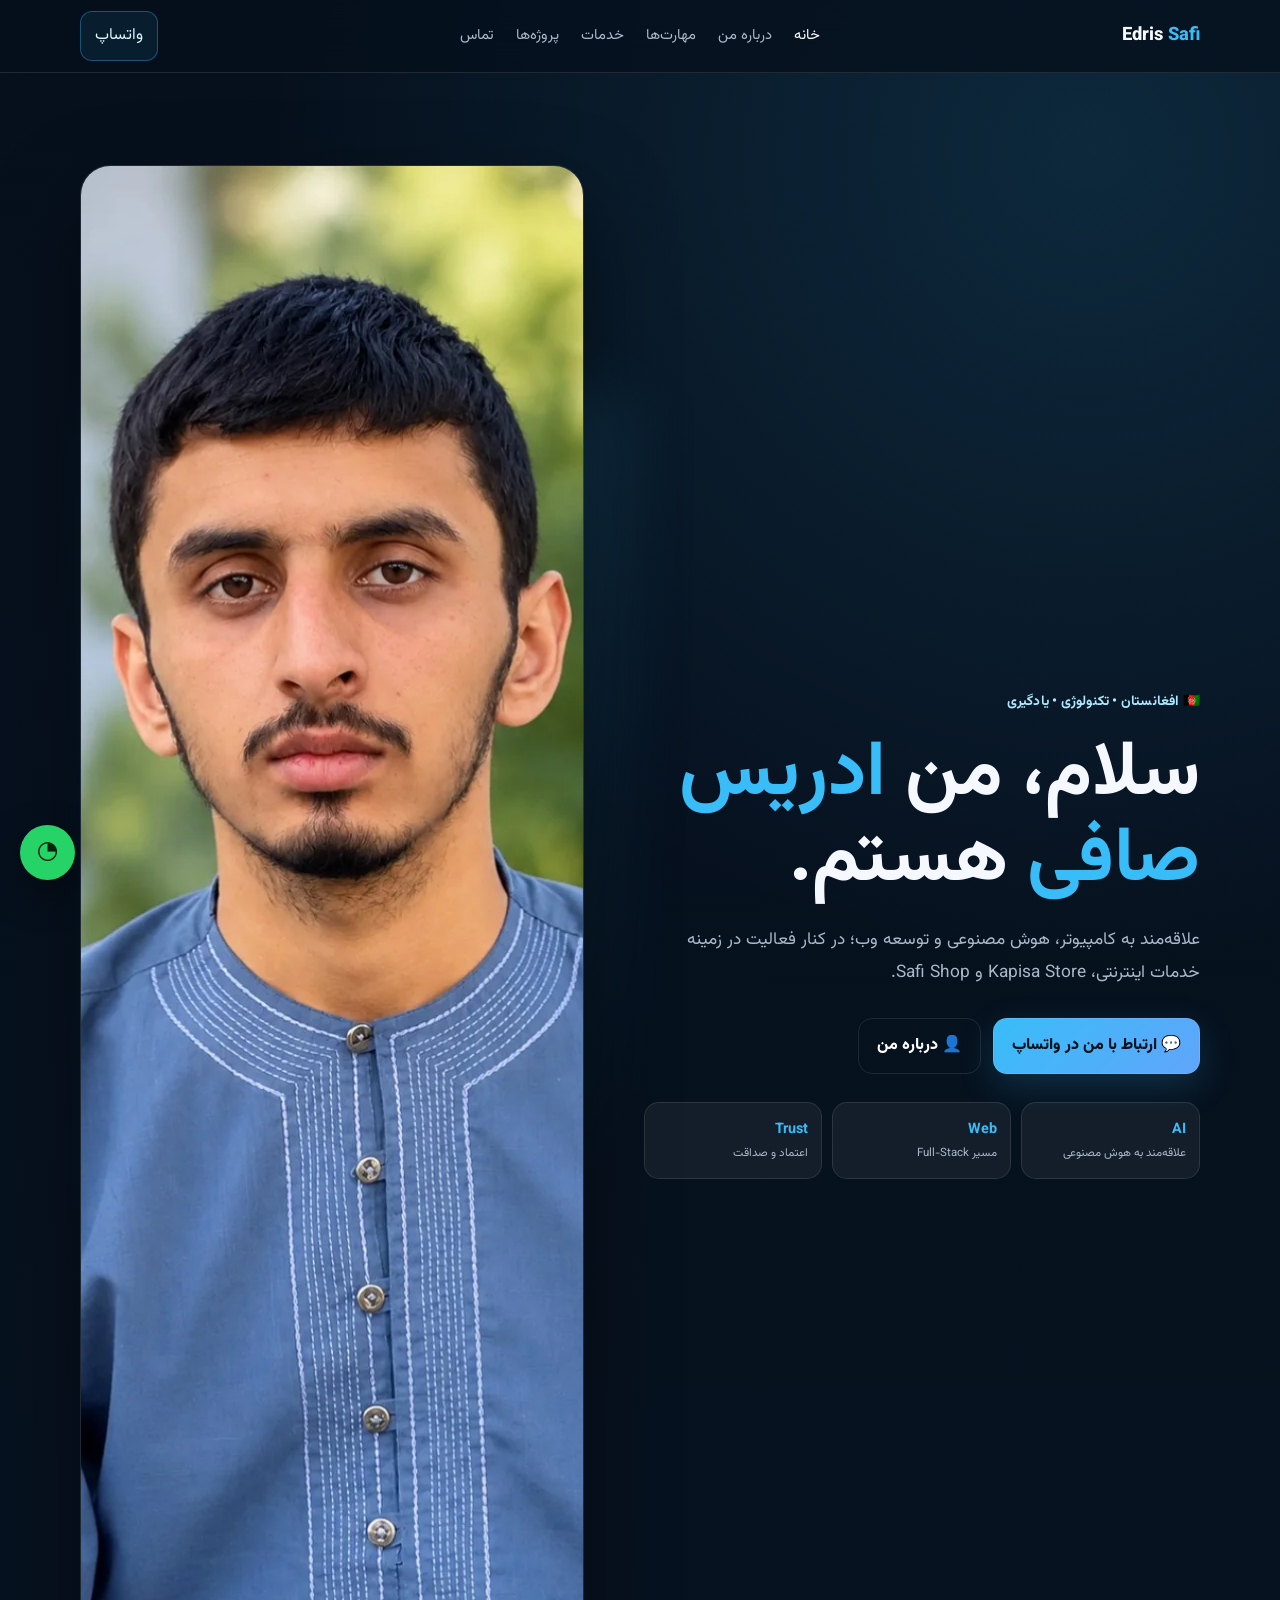
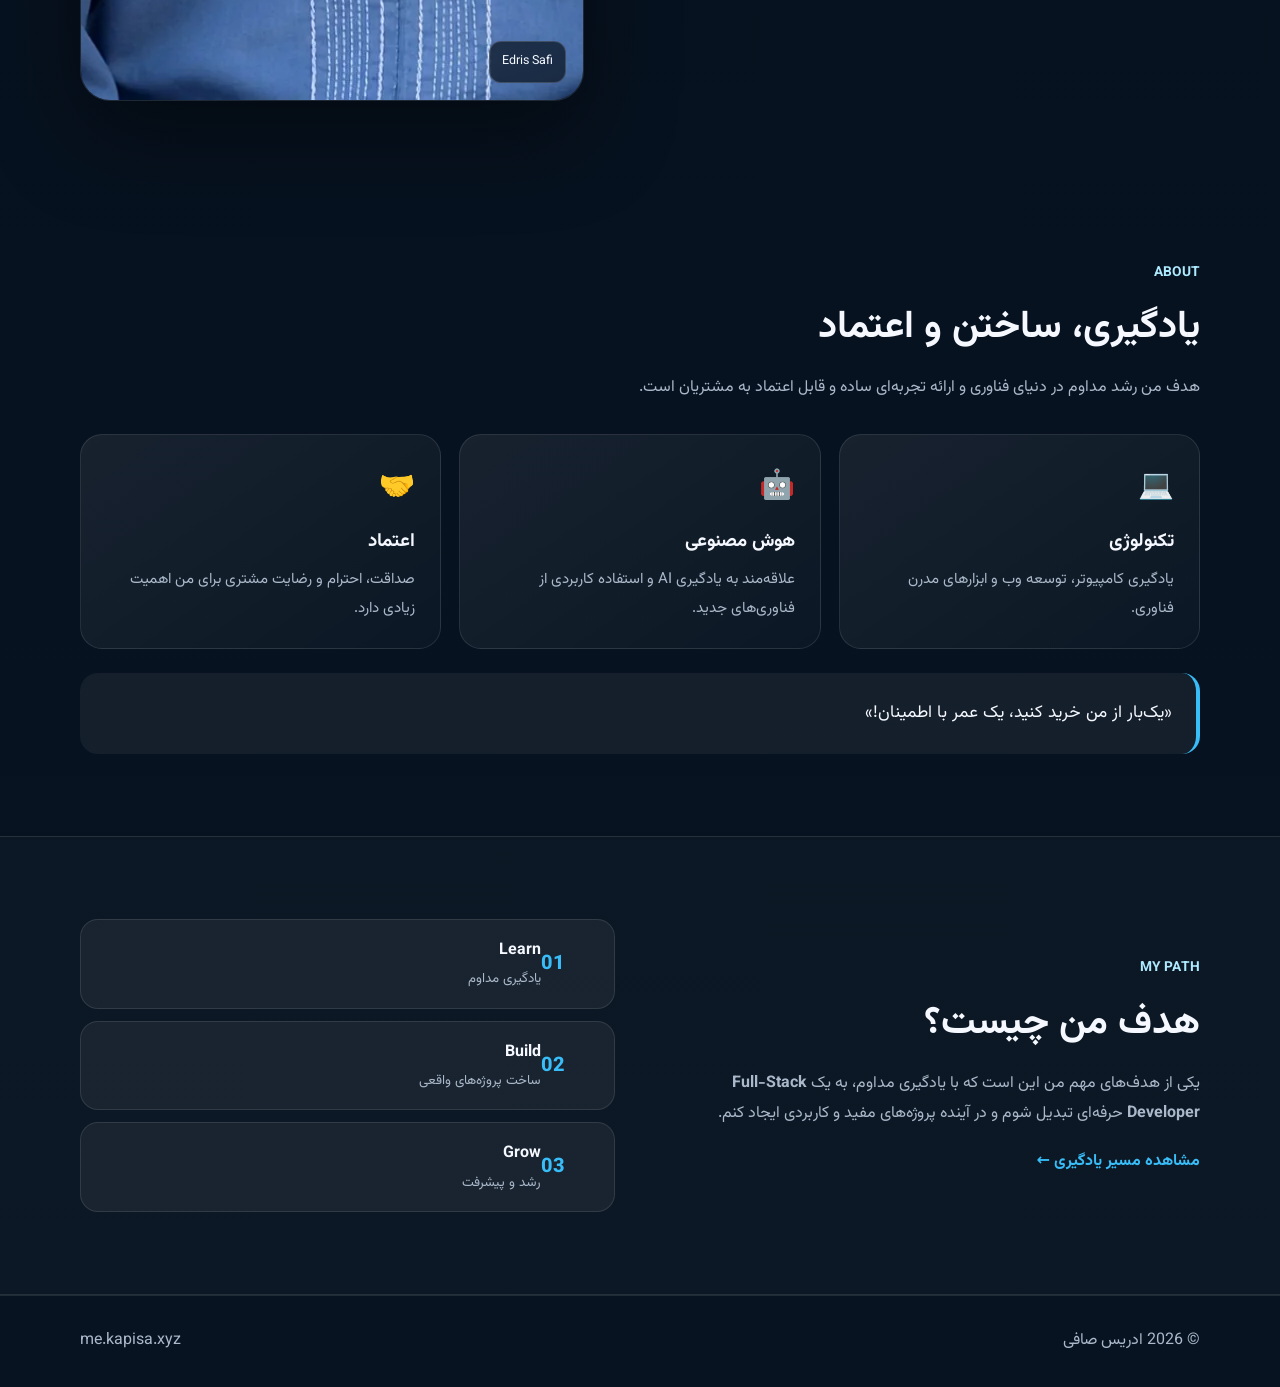
<file: index.html>
<!doctype html>
<html lang="fa" dir="rtl">
<head>
  <meta charset="utf-8">
  <meta name="viewport" content="width=device-width, initial-scale=1">
  <title>ادریس صافی</title>
  <meta name="description" content="وب‌سایت شخصی ادریس صافی؛ علاقه‌مند به کامپیوتر، هوش مصنوعی، توسعه وب و خدمات اینترنتی.">
  <meta name="author" content="ادریس صافی">
  <link rel="canonical" href="https://me.kapisa.xyz/">
  <meta property="og:title" content="ادریس صافی | Edris Safi">
  <meta property="og:description" content="تکنولوژی، کامپیوتر، AI، توسعه وب و خدمات اینترنتی.">
  <meta property="og:type" content="website">
  <meta property="og:url" content="https://me.kapisa.xyz/">
  <link rel="stylesheet" href="/css/style.css">
</head>
<body>
<header class="site-header">
  <div class="container nav">
    <a class="logo" href="/">Edris <span>Safi</span></a>
    <button class="menu-btn" aria-label="باز کردن منو" aria-expanded="false">☰</button>
    <nav class="nav-links" aria-label="منوی اصلی">
      <a class="active" href="/">خانه</a>
      <a href="/about.html">درباره من</a>
      <a href="/skills.html">مهارت‌ها</a>
      <a href="/services.html">خدمات</a>
      <a href="/projects.html">پروژه‌ها</a>
      <a href="/contact.html">تماس</a>
    </nav>
    <a class="nav-whatsapp" href="https://wa.me/93796345081" target="_blank" rel="noopener">واتساپ</a>
  </div>
</header>

<main>
<section class="hero">
  <div class="container hero-grid">
    <div class="hero-content reveal">
      <span class="eyebrow">🇦🇫 افغانستان • تکنولوژی • یادگیری</span>
      <h1>سلام، من <span>ادریس صافی</span> هستم.</h1>
      <p class="hero-text">علاقه‌مند به کامپیوتر، هوش مصنوعی و توسعه وب؛ در کنار فعالیت در زمینه خدمات اینترنتی، Kapisa Store و Safi Shop.</p>
      <div class="actions">
        <a class="btn primary" href="https://wa.me/93796345081" target="_blank" rel="noopener">💬 ارتباط با من در واتساپ</a>
        <a class="btn ghost" href="/about.html">👤 درباره من</a>
      </div>
      <div class="mini-stats">
        <div><strong>AI</strong><span>علاقه‌مند به هوش مصنوعی</span></div>
        <div><strong>Web</strong><span>مسیر Full-Stack</span></div>
        <div><strong>Trust</strong><span>اعتماد و صداقت</span></div>
      </div>
    </div>
    <div class="hero-photo reveal">
      <div class="glow"></div>
      <img src="/images/edris-safi-1.webp" alt="ادریس صافی" width="1152" height="1536">
      <div class="photo-badge">Edris Safi</div>
    </div>
  </div>
</section>

<section class="section" id="intro">
  <div class="container">
    <div class="section-head">
      <span class="eyebrow">ABOUT</span>
      <h2>یادگیری، ساختن و اعتماد</h2>
      <p>هدف من رشد مداوم در دنیای فناوری و ارائه تجربه‌ای ساده و قابل اعتماد به مشتریان است.</p>
    </div>
    <div class="cards three">
      <article class="card"><div class="icon">💻</div><h3>تکنولوژی</h3><p>یادگیری کامپیوتر، توسعه وب و ابزارهای مدرن فناوری.</p></article>
      <article class="card"><div class="icon">🤖</div><h3>هوش مصنوعی</h3><p>علاقه‌مند به یادگیری AI و استفاده کاربردی از فناوری‌های جدید.</p></article>
      <article class="card"><div class="icon">🤝</div><h3>اعتماد</h3><p>صداقت، احترام و رضایت مشتری برای من اهمیت زیادی دارد.</p></article>
    </div>
    <div class="quote">«یک‌بار از من خرید کنید، یک عمر با اطمینان!»</div>
  </div>
</section>

<section class="section dark-section">
  <div class="container split">
    <div>
      <span class="eyebrow">MY PATH</span>
      <h2>هدف من چیست؟</h2>
      <p class="section-text">یکی از هدف‌های مهم من این است که با یادگیری مداوم، به یک <strong>Full-Stack Developer</strong> حرفه‌ای تبدیل شوم و در آینده پروژه‌های مفید و کاربردی ایجاد کنم.</p>
      <a class="text-link" href="/skills.html">مشاهده مسیر یادگیری ←</a>
    </div>
    <div class="path-box">
      <div><span>01</span><b>Learn</b><small>یادگیری مداوم</small></div>
      <div><span>02</span><b>Build</b><small>ساخت پروژه‌های واقعی</small></div>
      <div><span>03</span><b>Grow</b><small>رشد و پیشرفت</small></div>
    </div>
  </div>
</section>
</main>

<footer><div class="container footer-inner"><span>© 2026 ادریس صافی</span><span>me.kapisa.xyz</span></div></footer>
<a class="floating-wa" href="https://wa.me/93796345081" target="_blank" rel="noopener" aria-label="ارتباط در واتساپ">◔</a>
<script src="/js/script.js" defer></script>
</body>
</html>
</file>
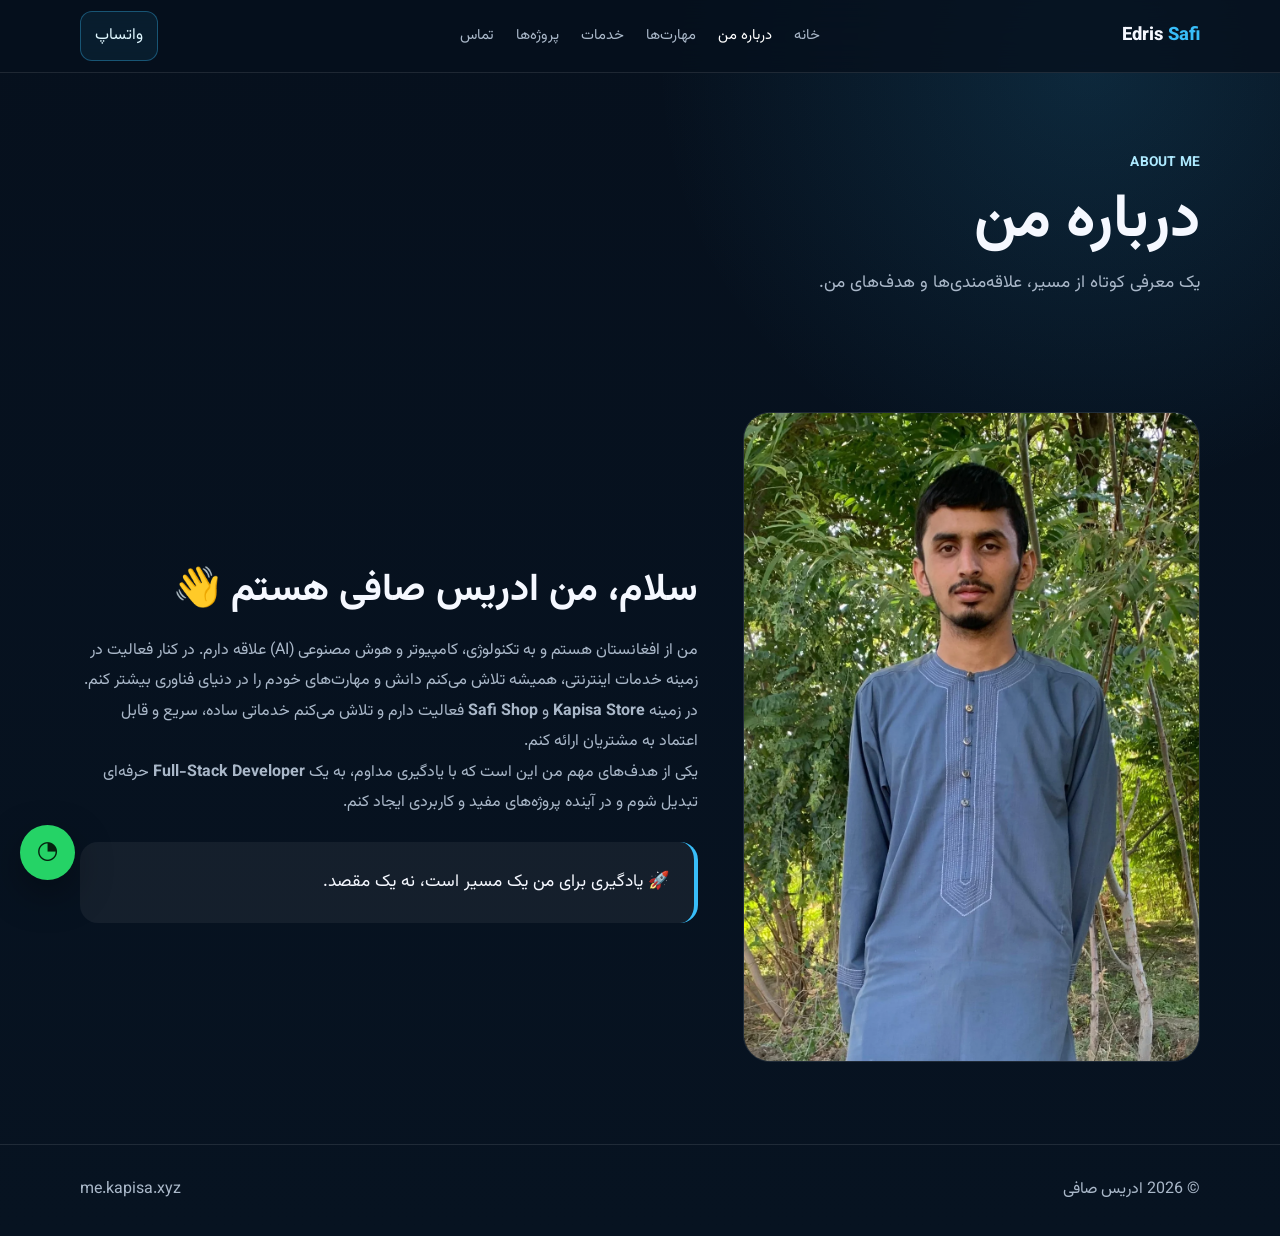
<file: about.html>
<!doctype html><html lang="fa" dir="rtl"><head><meta charset="utf-8"><meta name="viewport" content="width=device-width,initial-scale=1"><title>درباره ادریس صافی</title><meta name="description" content="بیوگرافی ادریس صافی؛ علاقه‌مند به تکنولوژی، کامپیوتر، AI و توسعه وب."><link rel="canonical" href="https://me.kapisa.xyz/about.html"><link rel="stylesheet" href="/css/style.css"></head><body>
<header class="site-header"><div class="container nav"><a class="logo" href="/">Edris <span>Safi</span></a><button class="menu-btn" aria-label="منو" aria-expanded="false">☰</button><nav class="nav-links"><a href="/">خانه</a><a class="active" href="/about.html">درباره من</a><a href="/skills.html">مهارت‌ها</a><a href="/services.html">خدمات</a><a href="/projects.html">پروژه‌ها</a><a href="/contact.html">تماس</a></nav><a class="nav-whatsapp" href="https://wa.me/93796345081" target="_blank" rel="noopener">واتساپ</a></div></header>
<main><section class="page-hero"><div class="container"><span class="eyebrow">ABOUT ME</span><h1>درباره من</h1><p class="hero-text">یک معرفی کوتاه از مسیر، علاقه‌مندی‌ها و هدف‌های من.</p></div></section>
<section class="section"><div class="container about-grid"><img src="/images/edris-safi-2.webp" alt="ادریس صافی" width="800" height="650"><div><h2>سلام، من ادریس صافی هستم 👋</h2><p class="section-text">من از افغانستان هستم و به تکنولوژی، کامپیوتر و هوش مصنوعی (AI) علاقه دارم. در کنار فعالیت در زمینه خدمات اینترنتی، همیشه تلاش می‌کنم دانش و مهارت‌های خودم را در دنیای فناوری بیشتر کنم.</p><p class="section-text">در زمینه <strong>Kapisa Store</strong> و <strong>Safi Shop</strong> فعالیت دارم و تلاش می‌کنم خدماتی ساده، سریع و قابل اعتماد به مشتریان ارائه کنم.</p><p class="section-text">یکی از هدف‌های مهم من این است که با یادگیری مداوم، به یک <strong>Full-Stack Developer</strong> حرفه‌ای تبدیل شوم و در آینده پروژه‌های مفید و کاربردی ایجاد کنم.</p><div class="quote">🚀 یادگیری برای من یک مسیر است، نه یک مقصد.</div></div></div></section></main>
<footer><div class="container footer-inner"><span>© 2026 ادریس صافی</span><span>me.kapisa.xyz</span></div></footer><a class="floating-wa" href="https://wa.me/93796345081" target="_blank" rel="noopener">◔</a><script src="/js/script.js" defer></script></body></html>
</file>
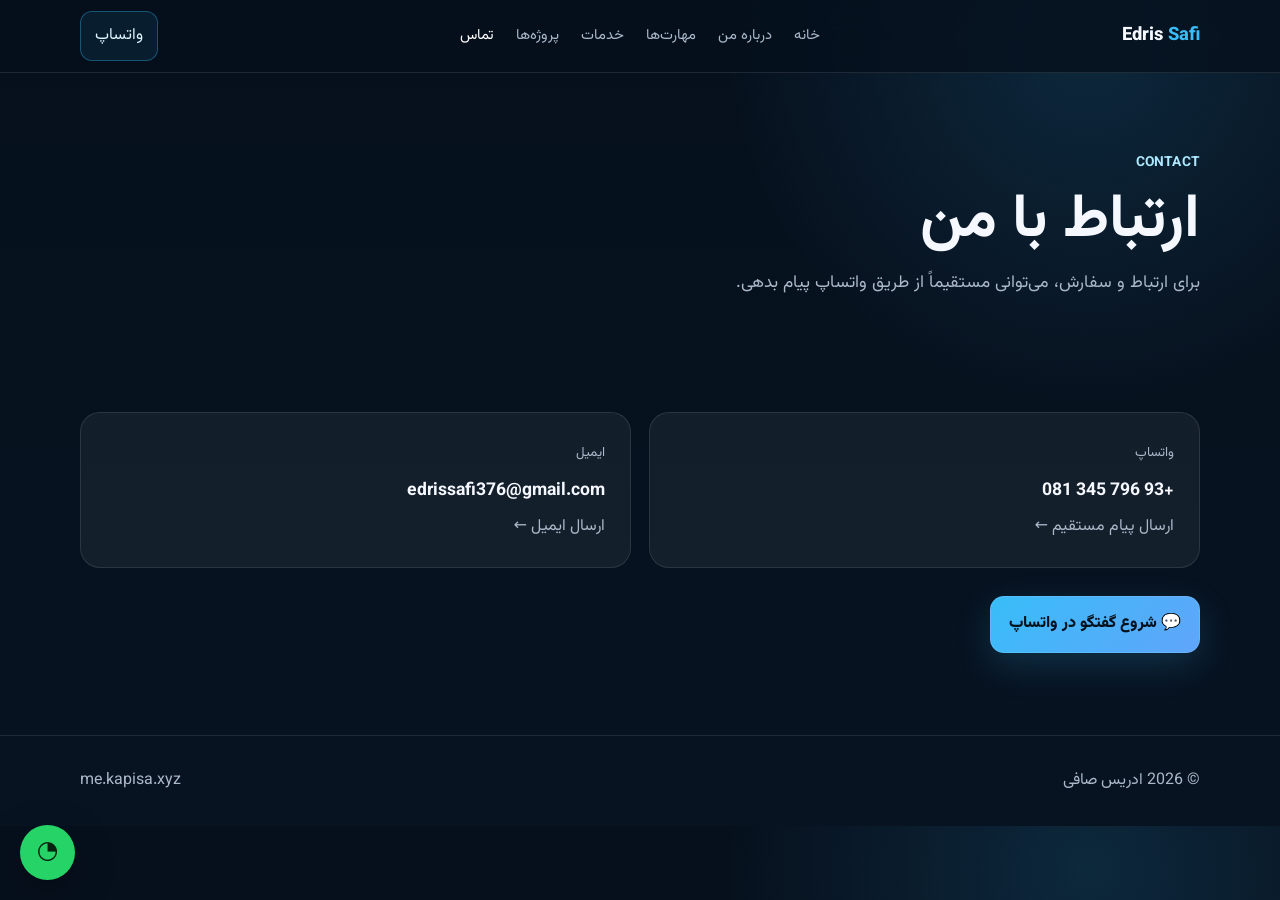
<file: contact.html>
<!doctype html><html lang="fa" dir="rtl"><head><meta charset="utf-8"><meta name="viewport" content="width=device-width,initial-scale=1"><title>تماس با ادریس صافی</title><meta name="description" content="ارتباط با ادریس صافی از طریق واتساپ و ایمیل."><link rel="canonical" href="https://me.kapisa.xyz/contact.html"><link rel="stylesheet" href="/css/style.css"></head><body>
<header class="site-header"><div class="container nav"><a class="logo" href="/">Edris <span>Safi</span></a><button class="menu-btn" aria-label="منو" aria-expanded="false">☰</button><nav class="nav-links"><a href="/">خانه</a><a href="/about.html">درباره من</a><a href="/skills.html">مهارت‌ها</a><a href="/services.html">خدمات</a><a href="/projects.html">پروژه‌ها</a><a class="active" href="/contact.html">تماس</a></nav><a class="nav-whatsapp" href="https://wa.me/93796345081" target="_blank" rel="noopener">واتساپ</a></div></header>
<main><section class="page-hero"><div class="container"><span class="eyebrow">CONTACT</span><h1>ارتباط با من</h1><p class="hero-text">برای ارتباط و سفارش، می‌توانی مستقیماً از طریق واتساپ پیام بدهی.</p></div></section><section class="section"><div class="container"><div class="contact-grid"><a class="contact-item" href="https://wa.me/93796345081" target="_blank" rel="noopener"><small>واتساپ</small><strong>+93 796 345 081</strong><span>ارسال پیام مستقیم ←</span></a><a class="contact-item" href="mailto:edrissafi376@gmail.com"><small>ایمیل</small><strong>edrissafi376@gmail.com</strong><span>ارسال ایمیل ←</span></a></div><div class="actions"><a class="btn primary" href="https://wa.me/93796345081" target="_blank" rel="noopener">💬 شروع گفتگو در واتساپ</a></div></div></section></main><footer><div class="container footer-inner"><span>© 2026 ادریس صافی</span><span>me.kapisa.xyz</span></div></footer><a class="floating-wa" href="https://wa.me/93796345081" target="_blank" rel="noopener">◔</a><script src="/js/script.js" defer></script></body></html>
</file>
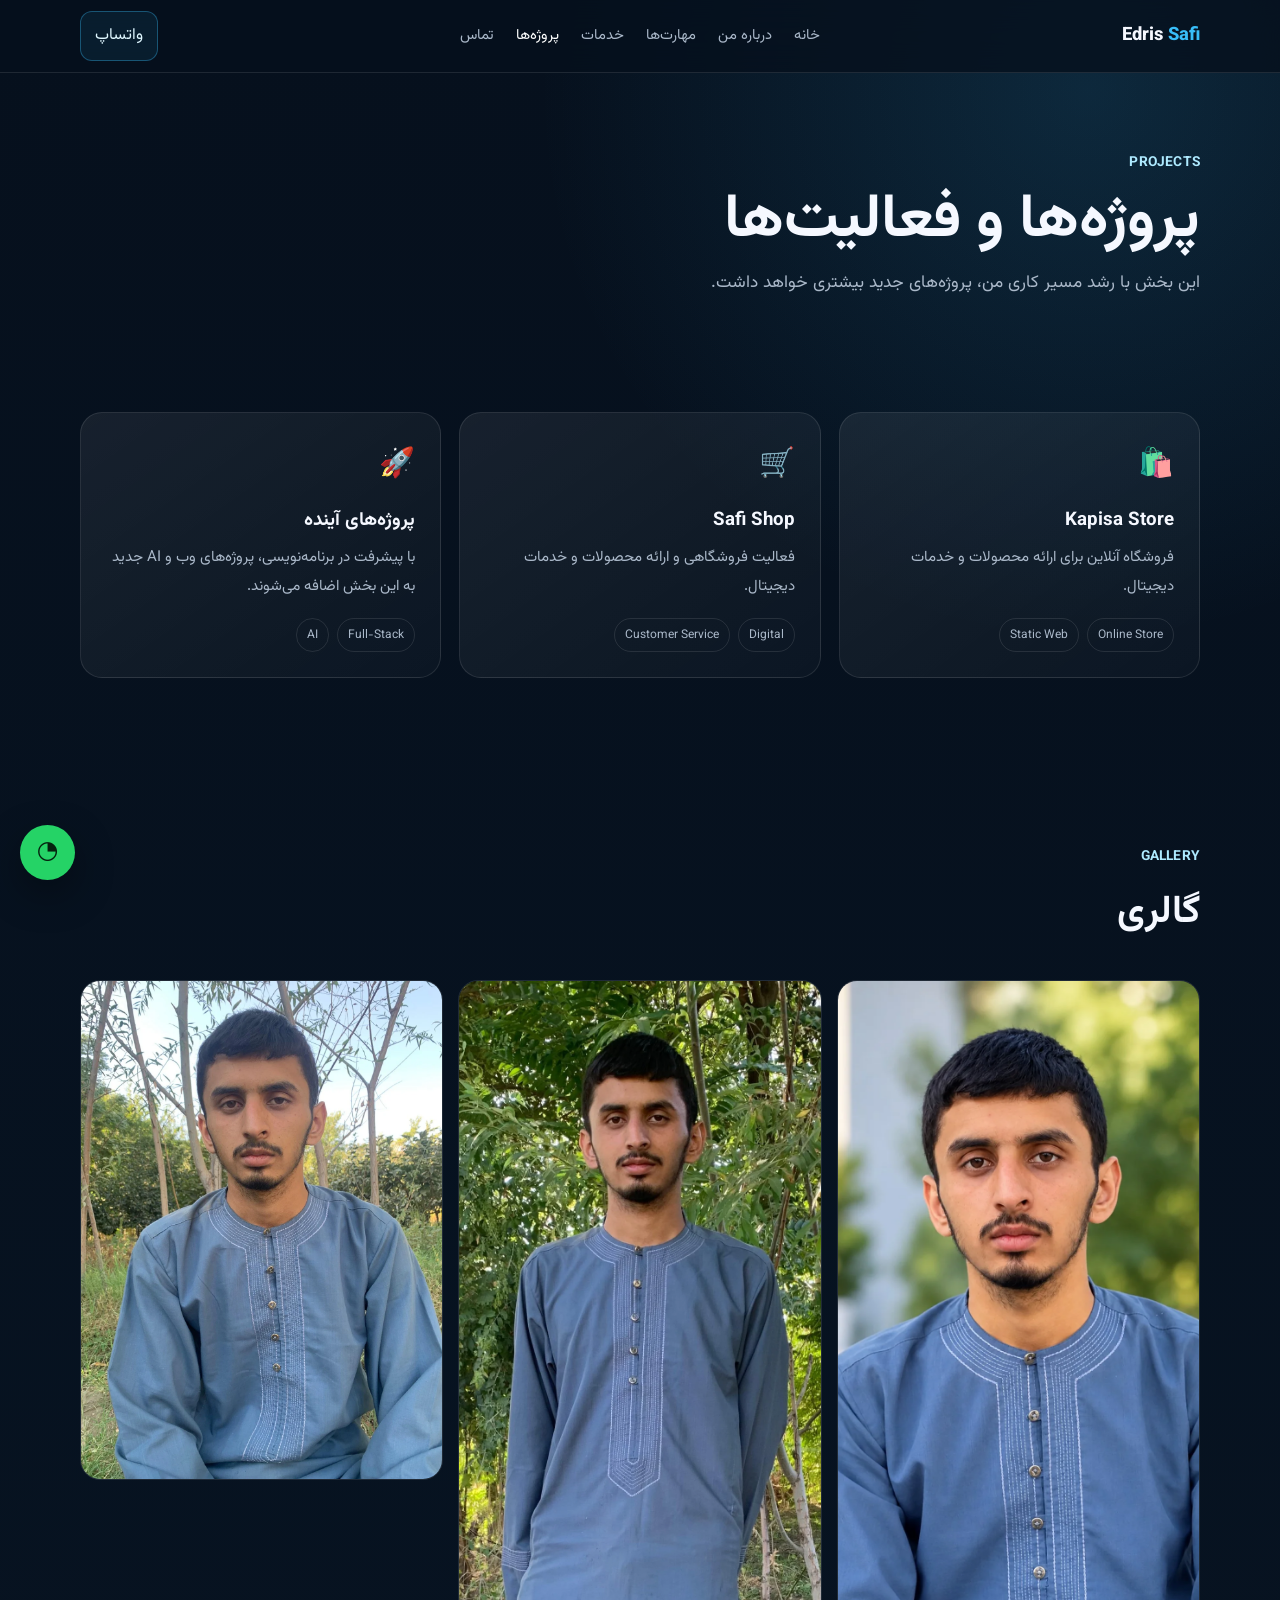
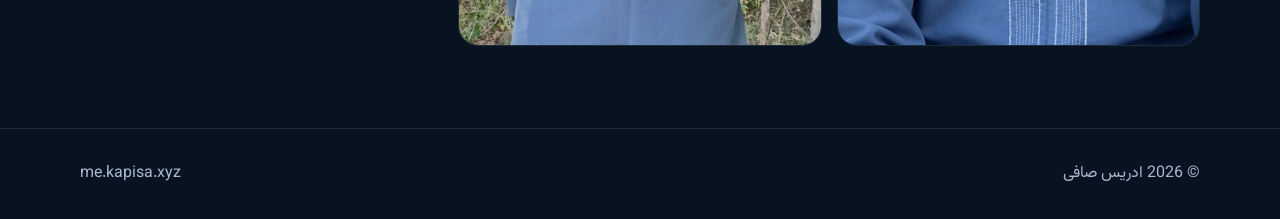
<file: projects.html>
<!doctype html><html lang="fa" dir="rtl"><head><meta charset="utf-8"><meta name="viewport" content="width=device-width,initial-scale=1"><title>پروژه ادریس سافی</title><meta name="description" content="پروژه‌ها و فعالیت‌های دیجیتال ادریس صافی."><link rel="canonical" href="https://me.kapisa.xyz/projects.html"><link rel="stylesheet" href="/css/style.css"></head><body>
<header class="site-header"><div class="container nav"><a class="logo" href="/">Edris <span>Safi</span></a><button class="menu-btn" aria-label="منو" aria-expanded="false">☰</button><nav class="nav-links"><a href="/">خانه</a><a href="/about.html">درباره من</a><a href="/skills.html">مهارت‌ها</a><a href="/services.html">خدمات</a><a class="active" href="/projects.html">پروژه‌ها</a><a href="/contact.html">تماس</a></nav><a class="nav-whatsapp" href="https://wa.me/93796345081" target="_blank" rel="noopener">واتساپ</a></div></header>
<main><section class="page-hero"><div class="container"><span class="eyebrow">PROJECTS</span><h1>پروژه‌ها و فعالیت‌ها</h1><p class="hero-text">این بخش با رشد مسیر کاری من، پروژه‌های جدید بیشتری خواهد داشت.</p></div></section><section class="section"><div class="container"><div class="cards three"><article class="card"><div class="icon">🛍️</div><h3>Kapisa Store</h3><p>فروشگاه آنلاین برای ارائه محصولات و خدمات دیجیتال.</p><div class="tags"><span>Online Store</span><span>Static Web</span></div></article><article class="card"><div class="icon">🛒</div><h3>Safi Shop</h3><p>فعالیت فروشگاهی و ارائه محصولات و خدمات دیجیتال.</p><div class="tags"><span>Digital</span><span>Customer Service</span></div></article><article class="card"><div class="icon">🚀</div><h3>پروژه‌های آینده</h3><p>با پیشرفت در برنامه‌نویسی، پروژه‌های وب و AI جدید به این بخش اضافه می‌شوند.</p><div class="tags"><span>Full-Stack</span><span>AI</span></div></article></div></div></section><section class="section"><div class="container"><div class="section-head"><span class="eyebrow">GALLERY</span><h2>گالری</h2></div><div class="gallery"><img src="/images/edris-safi-1.webp" alt="عکس ادریس صافی" width="200" height="666"><img src="/images/edris-safi-2.webp" alt="عکس های ادریس صافی" width="1152" height="666"><img src="/images/edris-safi-3.webp" alt="edris safi" width="320" height="500"></div></div></section></main><footer><div class="container footer-inner"><span>© 2026 ادریس صافی</span><span>me.kapisa.xyz</span></div></footer><a class="floating-wa" href="https://wa.me/93796345081" target="_blank" rel="noopener">◔</a><script src="/js/script.js" defer></script></body></html>
</file>
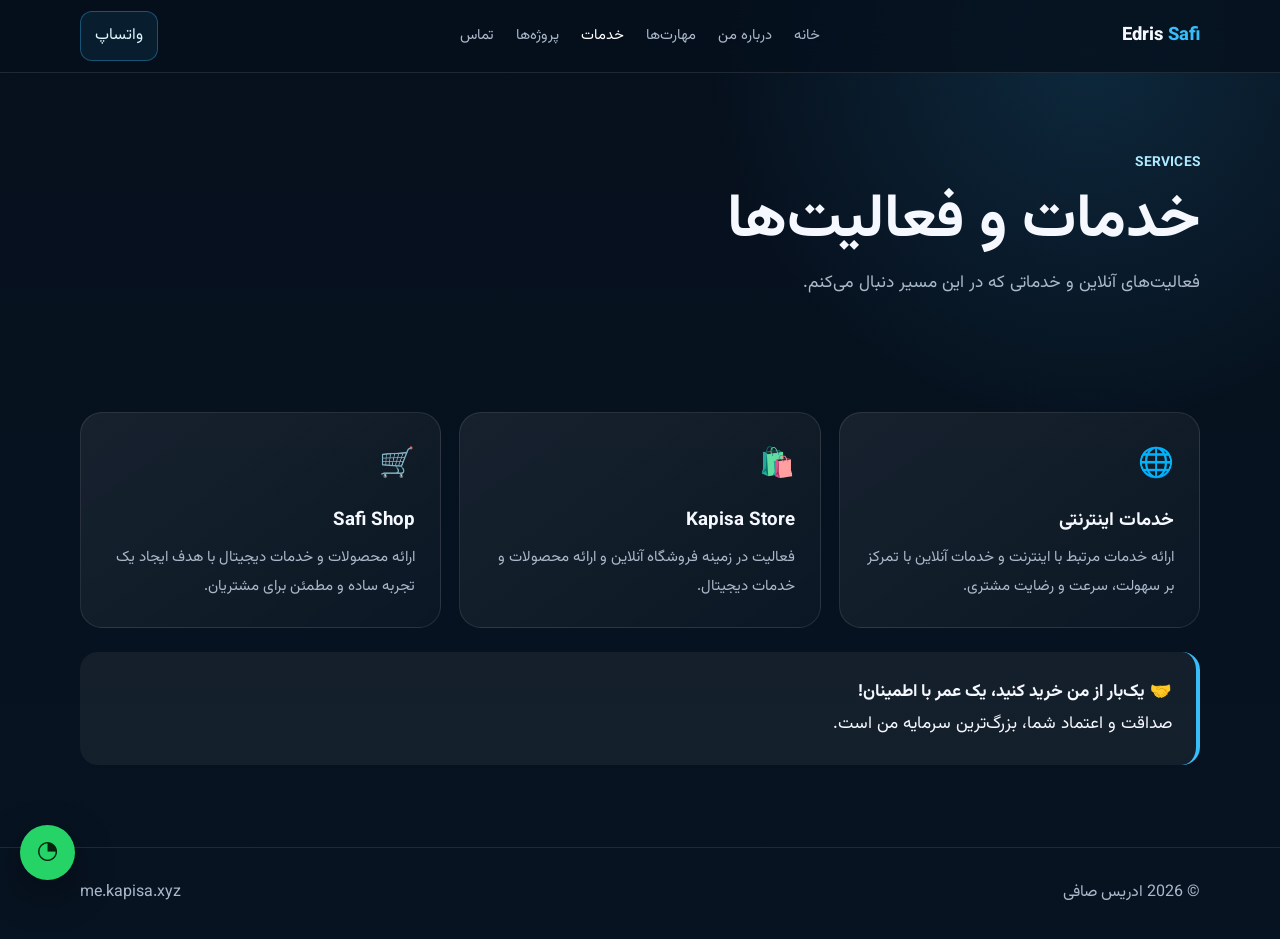
<file: services.html>
<!doctype html><html lang="fa" dir="rtl"><head><meta charset="utf-8"><meta name="viewport" content="width=device-width,initial-scale=1"><title>خدمات  ادریس صافی</title><meta name="description" content="خدمات اینترنتی، Kapisa Store و Safi Shop؛ فعالیت‌های دیجیتال ادریس صافی."><link rel="canonical" href="https://me.kapisa.xyz/services.html"><link rel="stylesheet" href="/css/style.css"></head><body>
<header class="site-header"><div class="container nav"><a class="logo" href="/">Edris <span>Safi</span></a><button class="menu-btn" aria-label="منو" aria-expanded="false">☰</button><nav class="nav-links"><a href="/">خانه</a><a href="/about.html">درباره من</a><a href="/skills.html">مهارت‌ها</a><a class="active" href="/services.html">خدمات</a><a href="/projects.html">پروژه‌ها</a><a href="/contact.html">تماس</a></nav><a class="nav-whatsapp" href="https://wa.me/93796345081" target="_blank" rel="noopener">واتساپ</a></div></header>
<main><section class="page-hero"><div class="container"><span class="eyebrow">SERVICES</span><h1>خدمات و فعالیت‌ها</h1><p class="hero-text">فعالیت‌های آنلاین و خدماتی که در این مسیر دنبال می‌کنم.</p></div></section><section class="section"><div class="container"><div class="cards three"><article class="card"><div class="icon">🌐</div><h3>خدمات اینترنتی</h3><p>ارائه خدمات مرتبط با اینترنت و خدمات آنلاین با تمرکز بر سهولت، سرعت و رضایت مشتری.</p></article><article class="card"><div class="icon">🛍️</div><h3>Kapisa Store</h3><p>فعالیت در زمینه فروشگاه آنلاین و ارائه محصولات و خدمات دیجیتال.</p></article><article class="card"><div class="icon">🛒</div><h3>Safi Shop</h3><p>ارائه محصولات و خدمات دیجیتال با هدف ایجاد یک تجربه ساده و مطمئن برای مشتریان.</p></article></div><div class="quote">🤝 <strong>یک‌بار از من خرید کنید، یک عمر با اطمینان!</strong><br>صداقت و اعتماد شما، بزرگ‌ترین سرمایه من است.</div></div></section></main><footer><div class="container footer-inner"><span>© 2026 ادریس صافی</span><span>me.kapisa.xyz</span></div></footer><a class="floating-wa" href="https://wa.me/93796345081" target="_blank" rel="noopener">◔</a><script src="/js/script.js" defer></script></body></html>
</file>
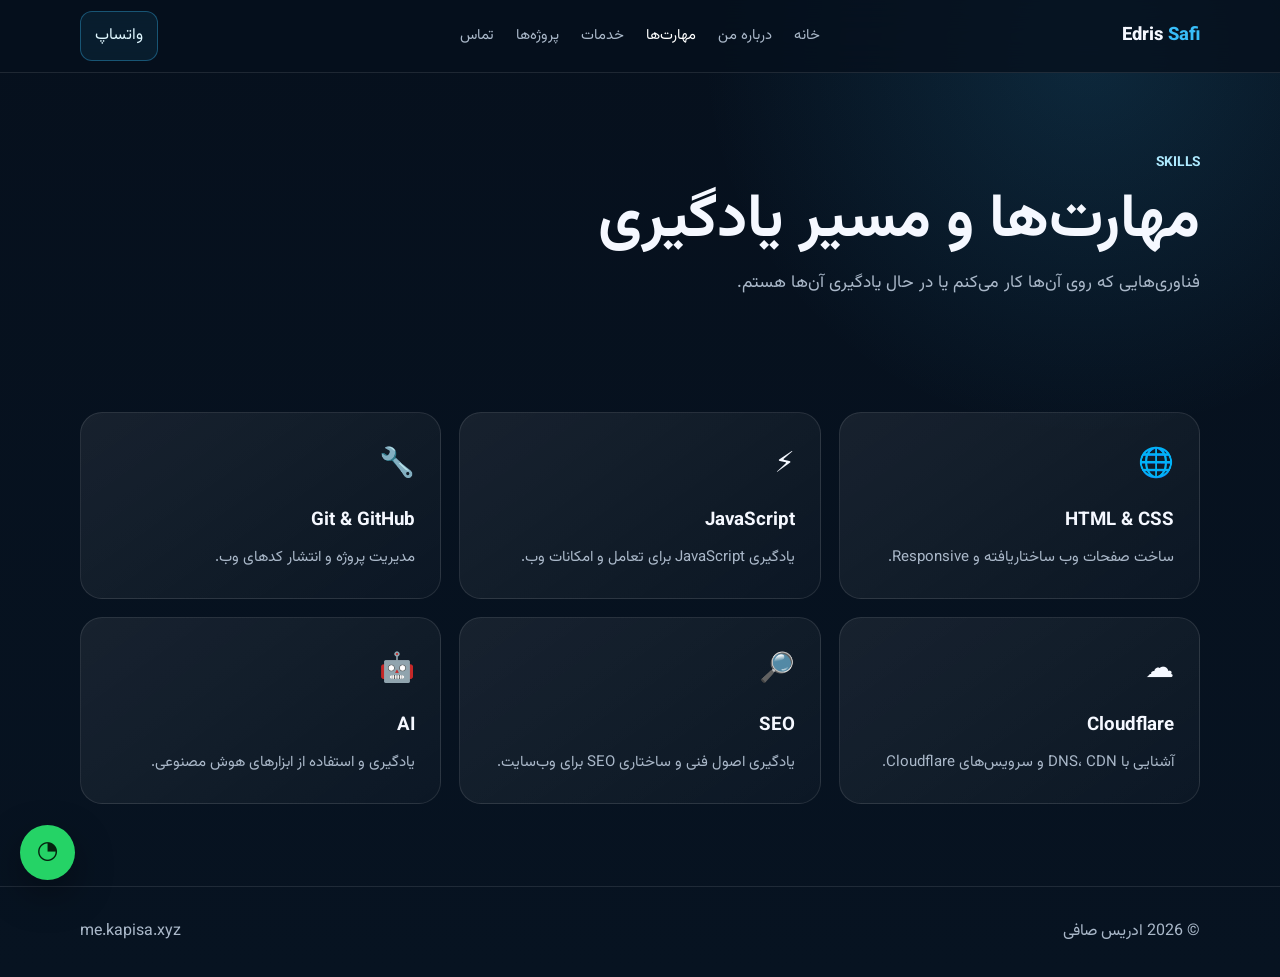
<file: skills.html>
<!doctype html><html lang="fa" dir="rtl"><head><meta charset="utf-8"><meta name="viewport" content="width=device-width,initial-scale=1"><title>مهارت های ادریس صافی</title><meta name="description" content="مهارت‌ها و مسیر یادگیری ادریس صافی در زمینه وب، AI و فناوری."><link rel="canonical" href="https://me.kapisa.xyz/skills.html"><link rel="stylesheet" href="/css/style.css"></head><body>
<header class="site-header"><div class="container nav"><a class="logo" href="/">Edris <span>Safi</span></a><button class="menu-btn" aria-label="منو" aria-expanded="false">☰</button><nav class="nav-links"><a href="/">خانه</a><a href="/about.html">درباره من</a><a class="active" href="/skills.html">مهارت‌ها</a><a href="/services.html">خدمات</a><a href="/projects.html">پروژه‌ها</a><a href="/contact.html">تماس</a></nav><a class="nav-whatsapp" href="https://wa.me/93796345081" target="_blank" rel="noopener">واتساپ</a></div></header>
<main><section class="page-hero"><div class="container"><span class="eyebrow">SKILLS</span><h1>مهارت‌ها و مسیر یادگیری</h1><p class="hero-text">فناوری‌هایی که روی آن‌ها کار می‌کنم یا در حال یادگیری آن‌ها هستم.</p></div></section><section class="section"><div class="container"><div class="cards three"><article class="card"><div class="icon">🌐</div><h3>HTML & CSS</h3><p>ساخت صفحات وب ساختاریافته و Responsive.</p></article><article class="card"><div class="icon">⚡</div><h3>JavaScript</h3><p>یادگیری JavaScript برای تعامل و امکانات وب.</p></article><article class="card"><div class="icon">🔧</div><h3>Git & GitHub</h3><p>مدیریت پروژه و انتشار کدهای وب.</p></article><article class="card"><div class="icon">☁️</div><h3>Cloudflare</h3><p>آشنایی با DNS، CDN و سرویس‌های Cloudflare.</p></article><article class="card"><div class="icon">🔎</div><h3>SEO</h3><p>یادگیری اصول فنی و ساختاری SEO برای وب‌سایت.</p></article><article class="card"><div class="icon">🤖</div><h3>AI</h3><p>یادگیری و استفاده از ابزارهای هوش مصنوعی.</p></article></div></div></section></main><footer><div class="container footer-inner"><span>© 2026 ادریس صافی</span><span>me.kapisa.xyz</span></div></footer><a class="floating-wa" href="https://wa.me/93796345081" target="_blank" rel="noopener">◔</a><script src="/js/script.js" defer></script></body></html>
</file>
<file: css/style.css>
@import url('https://fonts.googleapis.com/css2?family=Vazirmatn:wght@400;500;600;700;800&display=swap');
:root{--bg:#06101d;--bg2:#0a1727;--card:rgba(255,255,255,.055);--line:rgba(255,255,255,.10);--text:#f5f8ff;--muted:#aab8c9;--accent:#38bdf8;--accent2:#60a5fa;--max:1120px}
*{box-sizing:border-box;margin:0;padding:0}html{scroll-behavior:smooth}body{font-family:Vazirmatn,system-ui,sans-serif;background:radial-gradient(circle at 85% 5%,rgba(56,189,248,.14),transparent 27%),linear-gradient(180deg,var(--bg),#071321);color:var(--text);line-height:1.9;direction:rtl}a{color:inherit;text-decoration:none}img{max-width:100%;display:block}.container{width:min(var(--max),92%);margin:auto}
.site-header{position:sticky;top:0;z-index:50;background:rgba(6,16,29,.78);backdrop-filter:blur(18px);border-bottom:1px solid var(--line)}.nav{height:72px;display:flex;align-items:center;justify-content:space-between;gap:20px}.logo{font-size:1.15rem;font-weight:800;direction:ltr}.logo span{color:var(--accent)}.nav-links{display:flex;gap:22px;align-items:center}.nav-links a{color:var(--muted);font-size:.92rem;transition:.2s}.nav-links a:hover,.nav-links a.active{color:#fff}.menu-btn{display:none;background:transparent;border:0;color:#fff;font-size:1.55rem}.nav-whatsapp{padding:9px 14px;border:1px solid rgba(56,189,248,.35);border-radius:12px;color:#dff7ff;background:rgba(56,189,248,.08)}
.hero{padding:92px 0 75px}.hero-grid{display:grid;grid-template-columns:1.05fr .95fr;gap:60px;align-items:center}.eyebrow{display:inline-flex;color:#aeeaff;font-size:.86rem;font-weight:700;letter-spacing:.2px}.hero h1{font-size:clamp(2.5rem,6vw,5rem);line-height:1.12;margin:15px 0 20px}.hero h1 span{color:var(--accent)}.hero-text{font-size:1.08rem;color:var(--muted);max-width:680px}.actions{display:flex;gap:12px;flex-wrap:wrap;margin-top:28px}.btn{display:inline-flex;align-items:center;justify-content:center;gap:8px;padding:12px 18px;border-radius:14px;border:1px solid var(--line);font-weight:800}.btn.primary{background:linear-gradient(135deg,var(--accent),var(--accent2));color:#03111d;box-shadow:0 12px 35px rgba(56,189,248,.18)}.btn.ghost{background:transparent;color:#fff}.hero-photo{position:relative;max-width:520px;margin-inline-start:auto}.hero-photo img{width:100%;aspect-ratio:4/5;object-fit:cover;border-radius:30px;border:1px solid var(--line);box-shadow:0 35px 90px rgba(0,0,0,.45)}.glow{position:absolute;inset:15% -8% -10% 8%;background:linear-gradient(135deg,rgba(56,189,248,.24),transparent 65%);filter:blur(35px);z-index:-1}.photo-badge{position:absolute;bottom:18px;right:18px;padding:8px 12px;border:1px solid rgba(255,255,255,.16);border-radius:12px;background:rgba(3,10,18,.65);backdrop-filter:blur(12px);font-size:.78rem;direction:ltr}.mini-stats{display:grid;grid-template-columns:repeat(3,1fr);gap:10px;margin-top:28px}.mini-stats div{padding:13px;border:1px solid var(--line);border-radius:15px;background:var(--card)}.mini-stats strong{display:block;color:var(--accent);font-size:.9rem}.mini-stats span{display:block;color:var(--muted);font-size:.72rem}
.section{padding:82px 0}.dark-section{background:rgba(255,255,255,.018);border-block:1px solid var(--line)}.section-head{margin-bottom:30px}.section-head h2,.split h2,.about-grid h2{font-size:clamp(1.8rem,3vw,2.6rem);margin:4px 0 8px}.section-head p,.section-text{color:var(--muted);max-width:760px}.cards{display:grid;gap:18px}.cards.three{grid-template-columns:repeat(3,1fr)}.card{padding:25px;border:1px solid var(--line);border-radius:22px;background:linear-gradient(145deg,rgba(255,255,255,.07),rgba(255,255,255,.025));transition:.25s}.card:hover{transform:translateY(-5px);border-color:rgba(56,189,248,.36)}.icon{font-size:1.8rem;margin-bottom:10px}.card h3{margin-bottom:6px}.card p{color:var(--muted);font-size:.94rem}.quote{margin-top:24px;padding:24px;border-right:4px solid var(--accent);background:var(--card);border-radius:18px;font-size:1.08rem}.split{display:grid;grid-template-columns:1fr 1fr;gap:50px;align-items:center}.text-link{display:inline-block;color:var(--accent);margin-top:18px;font-weight:700}.path-box{display:grid;gap:12px}.path-box div{display:grid;grid-template-columns:55px 1fr;grid-template-areas:'num name' 'num small';align-items:center;padding:16px 18px;border:1px solid var(--line);border-radius:18px;background:var(--card)}.path-box span{grid-area:num;color:var(--accent);font-weight:800;font-size:1.25rem;direction:ltr}.path-box b{grid-area:name}.path-box small{grid-area:small;color:var(--muted)}
.page-hero{padding:75px 0 30px}.page-hero h1{font-size:clamp(2.2rem,5vw,3.8rem);line-height:1.2;margin:8px 0}.about-grid{display:grid;grid-template-columns:.85fr 1.15fr;gap:45px;align-items:center}.about-grid img{width:100%;aspect-ratio:4/5;object-fit:cover;border-radius:27px;border:1px solid var(--line)}.contact-grid{display:grid;grid-template-columns:1fr 1fr;gap:18px}.contact-item{display:block;padding:25px;border:1px solid var(--line);border-radius:20px;background:var(--card);transition:.2s}.contact-item:hover{border-color:rgba(56,189,248,.4);transform:translateY(-3px)}.contact-item small,.contact-item span{color:var(--muted)}.contact-item strong{display:block;font-size:1.1rem;margin:5px 0}.gallery{display:grid;grid-template-columns:repeat(3,1fr);gap:15px}.gallery img{width:100%;aspect-ratio:4/5;object-fit:cover;border-radius:20px;border:1px solid var(--line)}.tags{display:flex;flex-wrap:wrap;gap:8px;margin-top:16px}.tags span{padding:5px 10px;border:1px solid var(--line);border-radius:999px;color:var(--muted);font-size:.75rem}.floating-wa{position:fixed;left:20px;bottom:20px;z-index:60;width:55px;height:55px;display:grid;place-items:center;border-radius:50%;background:#25d366;color:#05230f;font-size:1.55rem;box-shadow:0 14px 38px rgba(0,0,0,.35)}footer{border-top:1px solid var(--line);padding:30px 0;color:var(--muted)}.footer-inner{display:flex;justify-content:space-between;gap:15px}
.reveal{animation:up .7s ease both}@keyframes up{from{opacity:0;transform:translateY(18px)}to{opacity:1;transform:none}}
@media(max-width:820px){
  body{overflow-x:hidden;font-size:15px}
  .container{width:min(94%,680px)}
  .nav{height:64px}
  .site-header{background:rgba(6,16,29,.92)}
  .logo{font-size:1.05rem}
  .menu-btn{display:grid;place-items:center;width:46px;height:46px;font-size:1.65rem;cursor:pointer}
  .nav-links{display:none;position:absolute;top:64px;right:0;left:0;padding:10px 4%;background:rgba(6,16,29,.98);border-bottom:1px solid var(--line);flex-direction:column;align-items:stretch;gap:2px}
  .nav-links.open{display:flex}
  .nav-links a{padding:13px 10px;border-radius:10px;font-size:.95rem}
  .nav-links a:hover,.nav-links a.active{background:rgba(56,189,248,.08)}
  .nav-whatsapp{display:none}

  .hero{padding:42px 0 48px}
  .hero-grid{display:flex;flex-direction:column;gap:34px}
  .hero-content{width:100%;text-align:center}
  .eyebrow{font-size:.78rem}
  .hero h1{font-size:clamp(2rem,10vw,3rem);line-height:1.2;margin:11px 0 14px}
  .hero-text{font-size:.96rem;line-height:1.9;margin:auto;max-width:560px}
  .actions{justify-content:center;margin-top:20px}
  .btn{min-height:46px;padding:10px 15px;font-size:.88rem}

  /* Compact hero photo on phones: no more full-screen face */
  .hero-photo{width:min(70vw,285px);max-width:285px;margin:0 auto}
  .hero-photo img{width:100%;aspect-ratio:4/5;height:auto;max-height:360px;object-fit:cover;border-radius:24px;box-shadow:0 20px 55px rgba(0,0,0,.38)}
  .glow{inset:12% -10% -8% 10%;filter:blur(24px)}
  .photo-badge{bottom:10px;right:10px;padding:6px 9px;font-size:.68rem}

  .mini-stats{grid-template-columns:repeat(3,1fr);gap:7px;margin-top:22px}
  .mini-stats div{padding:10px 6px;border-radius:12px}
  .mini-stats strong{font-size:.78rem}
  .mini-stats span{font-size:.63rem;line-height:1.55}

  .section{padding:54px 0}
  .section-head{margin-bottom:22px}
  .section-head h2,.split h2,.about-grid h2{font-size:1.65rem}
  .section-head p,.section-text{font-size:.92rem;line-height:1.9}
  .cards.three{grid-template-columns:1fr;gap:12px}
  .card{padding:19px;border-radius:18px}
  .card:hover{transform:none}
  .card h3{font-size:1rem}
  .card p{font-size:.87rem}
  .quote{margin-top:16px;padding:18px;font-size:.93rem;border-right-width:3px}
  .split,.about-grid,.contact-grid{grid-template-columns:1fr;gap:28px}
  .path-box div{grid-template-columns:45px 1fr; padding:13px 15px}

  .page-hero{padding:48px 0 22px}
  .page-hero h1{font-size:2rem}
  .about-grid img{width:min(72vw,310px);margin:auto;border-radius:22px}
  .gallery{grid-template-columns:1fr 1fr;gap:10px}
  .gallery img{border-radius:16px}
  .gallery img:last-child{grid-column:1/-1;width:min(70vw,310px);margin:auto}
  .contact-grid{gap:12px}
  .contact-item{padding:18px;border-radius:17px}
  .floating-wa{width:50px;height:50px;left:14px;bottom:14px;font-size:1.3rem}
  .footer-inner{flex-direction:column;text-align:center;gap:5px;font-size:.82rem}
}

@media(max-width:390px){
  .container{width:92%}
  .hero{padding-top:34px}
  .hero-photo{width:62vw;max-width:245px}
  .hero h1{font-size:1.85rem}
  .hero-text{font-size:.9rem}
  .actions{flex-direction:column}
  .btn{width:100%}
  .mini-stats span{font-size:.58rem}
  .gallery{grid-template-columns:1fr}
  .gallery img:last-child{grid-column:auto;width:100%}
}
.about-photo{
    display:block;
    width:100%;
    max-width:320px;
    height:auto;
    aspect-ratio:auto;
    object-fit:contain;
    margin:20px auto;
    border-radius:24px;
}
</file>
